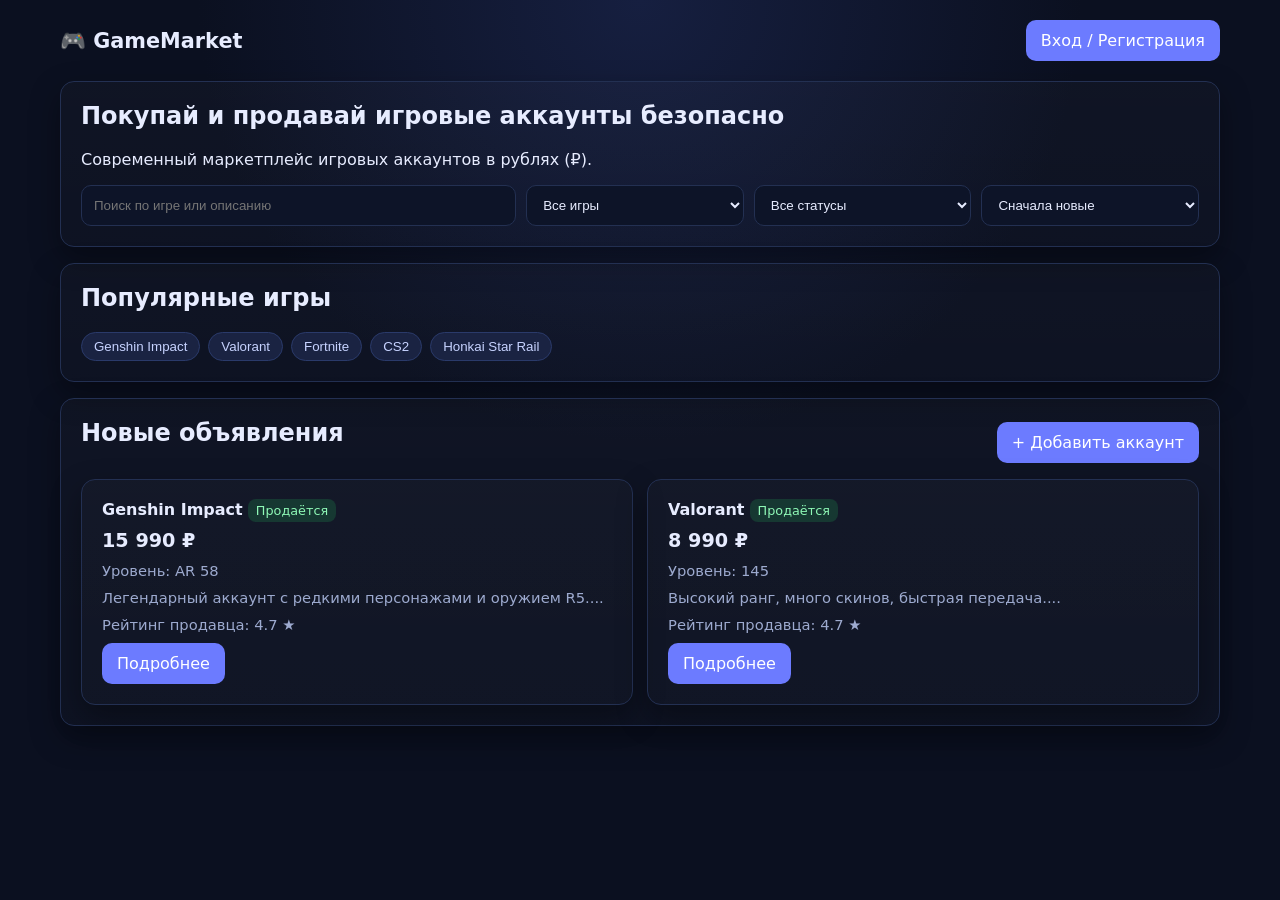
<file: index.html>
<!DOCTYPE html>
<html lang="ru">
<head>
  <meta charset="UTF-8" />
  <meta name="viewport" content="width=device-width, initial-scale=1.0" />
  <title>GameMarket — Маркетплейс игровых аккаунтов</title>
  <link rel="stylesheet" href="style.css" />
</head>
<body data-page="home">
  <header class="topbar container">
    <a class="logo" href="index.html">🎮 GameMarket</a>
    <nav class="nav-actions" id="navActions"></nav>
  </header>

  <main class="container page-grid">
    <section class="hero card">
      <h1>Покупай и продавай игровые аккаунты безопасно</h1>
      <p>Современный маркетплейс игровых аккаунтов в рублях (₽).</p>
      <div class="search-row">
        <input id="searchInput" type="search" placeholder="Поиск по игре или описанию" />
        <select id="gameFilter"></select>
        <select id="statusFilter">
          <option value="all">Все статусы</option>
          <option value="active">Продаётся</option>
          <option value="sold">Продан</option>
        </select>
        <select id="sortFilter">
          <option value="new">Сначала новые</option>
          <option value="priceAsc">Цена: по возрастанию</option>
          <option value="priceDesc">Цена: по убыванию</option>
        </select>
      </div>
    </section>

    <section class="card">
      <h2>Популярные игры</h2>
      <div id="popularGames" class="tag-list"></div>
    </section>

    <section class="card full-width">
      <div class="section-title-row">
        <h2>Новые объявления</h2>
        <a class="btn btn-primary" href="add-account.html">+ Добавить аккаунт</a>
      </div>
      <div id="listingsContainer" class="listing-grid"></div>
    </section>
  </main>

  <script src="script.js"></script>
</body>
</html>
</file>
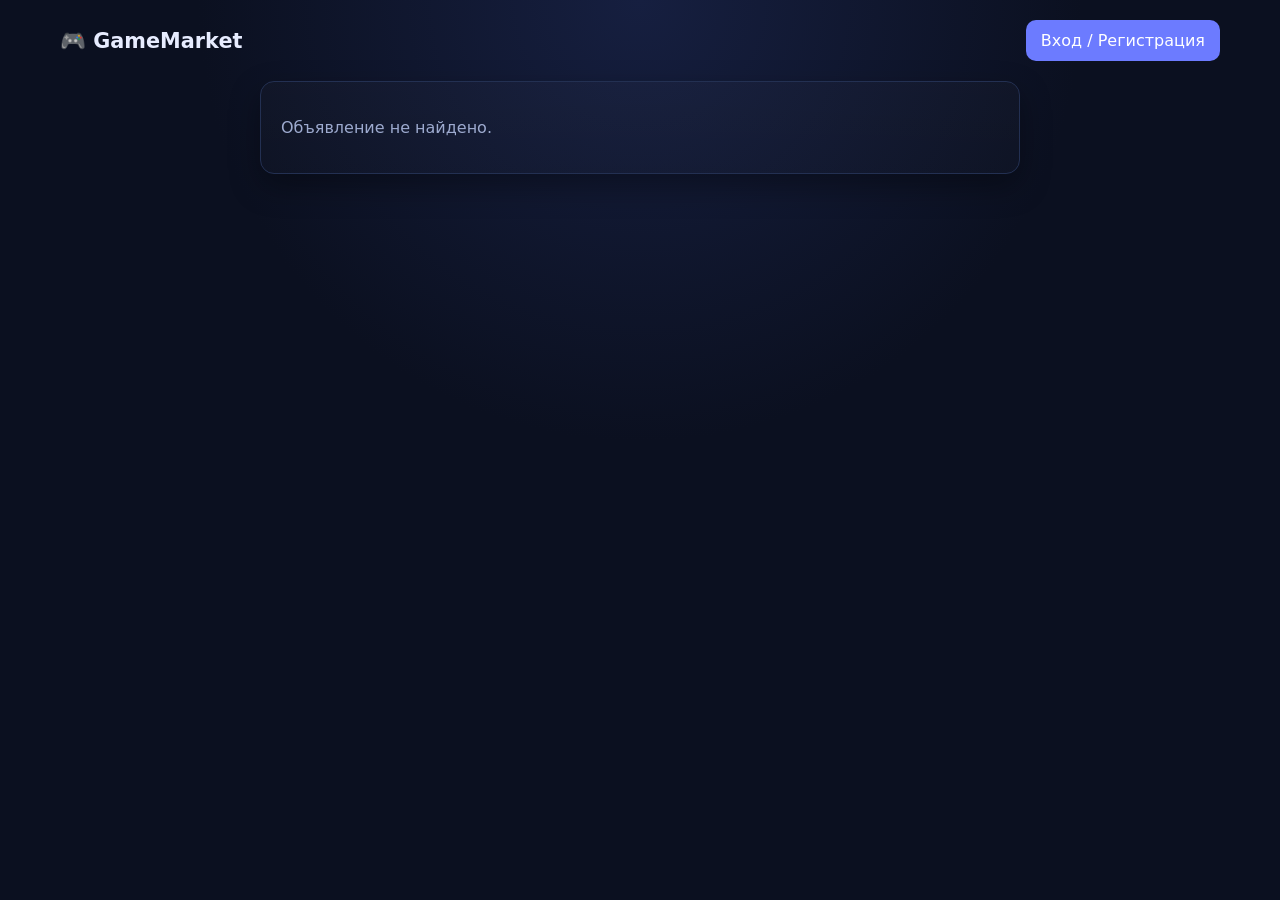
<file: account.html>
<!DOCTYPE html>
<html lang="ru">
<head>
  <meta charset="UTF-8" />
  <meta name="viewport" content="width=device-width, initial-scale=1.0" />
  <title>GameMarket — Объявление</title>
  <link rel="stylesheet" href="style.css" />
</head>
<body data-page="account">
  <header class="topbar container">
    <a class="logo" href="index.html">🎮 GameMarket</a>
    <nav class="nav-actions" id="navActions"></nav>
  </header>

  <main class="container narrow">
    <section class="card" id="accountContainer"></section>
  </main>

  <script src="script.js"></script>
</body>
</html>
</file>
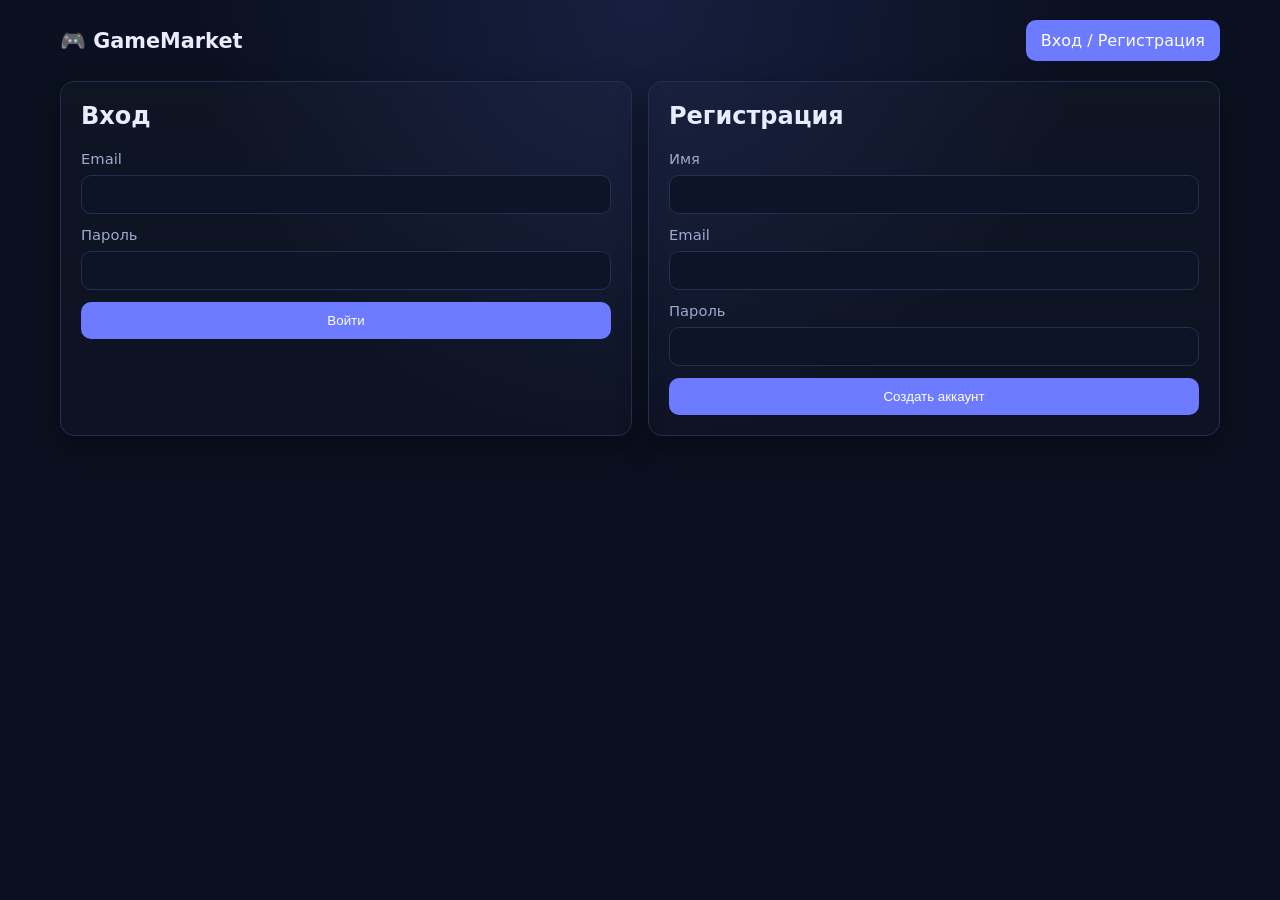
<file: add-account.html>
<!DOCTYPE html>
<html lang="ru">
<head>
  <meta charset="UTF-8" />
  <meta name="viewport" content="width=device-width, initial-scale=1.0" />
  <title>GameMarket — Добавить аккаунт</title>
  <link rel="stylesheet" href="style.css" />
</head>
<body data-page="add">
  <header class="topbar container">
    <a class="logo" href="index.html">🎮 GameMarket</a>
    <nav class="nav-actions" id="navActions"></nav>
  </header>

  <main class="container narrow">
    <section class="card">
      <h2 id="formTitle">Добавление аккаунта на продажу</h2>
      <form id="listingForm" class="form-grid">
        <label>Игра
          <select name="game" id="gameSelect" required></select>
        </label>
        <label>Уровень аккаунта
          <input type="text" name="level" required />
        </label>
        <label>Персонажи / скины
          <input type="text" name="characters" required />
        </label>
        <label>Смена почты
          <select name="canChangeEmail" required>
            <option value="true">Да</option>
            <option value="false">Нет</option>
          </select>
        </label>
        <label>Описание
          <textarea name="description" rows="5" required></textarea>
        </label>
        <label>Цена (₽)
          <input type="number" name="price" min="1" required />
        </label>
        <button class="btn btn-primary" type="submit">Опубликовать</button>
      </form>
    </section>
  </main>

  <script src="script.js"></script>
</body>
</html>
</file>
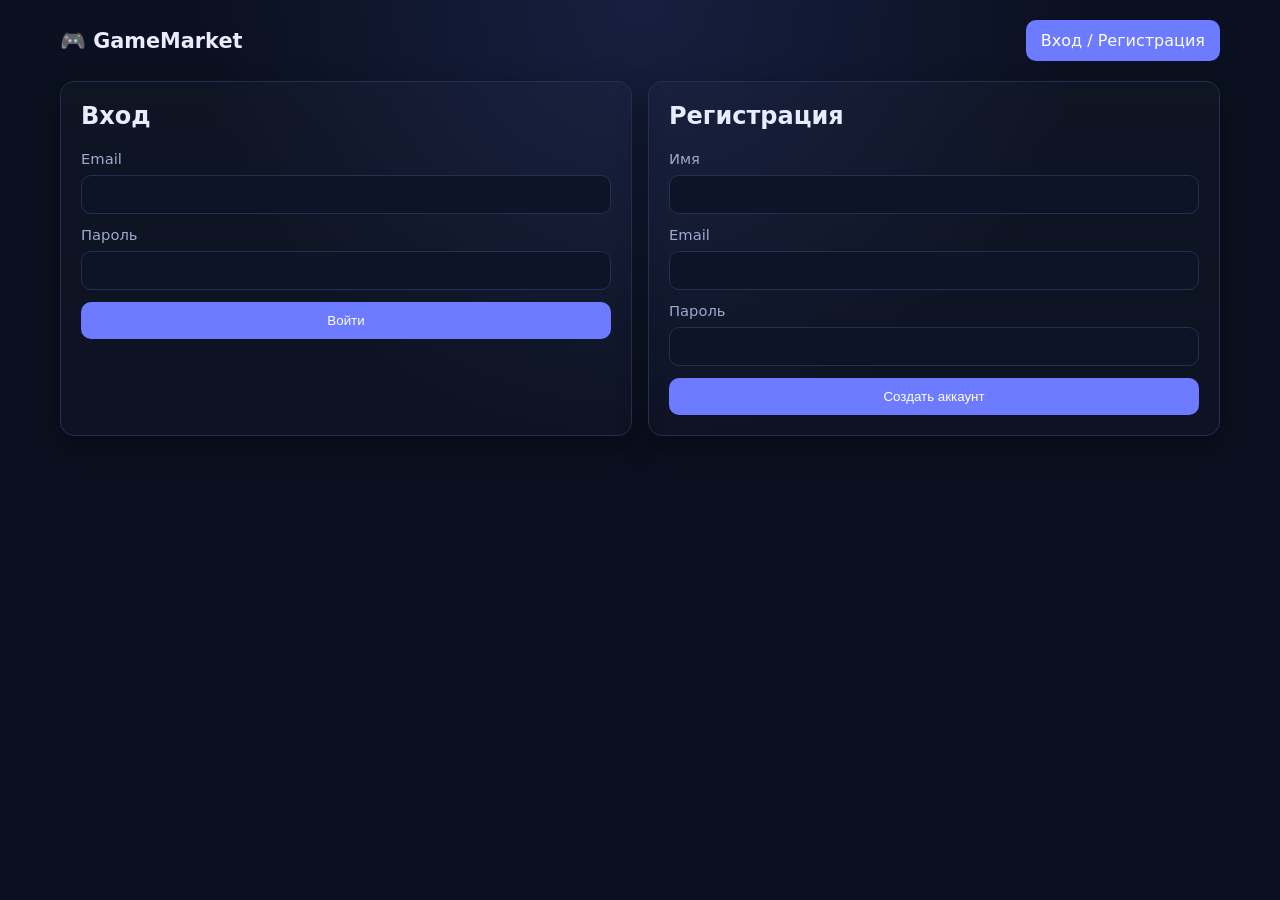
<file: login.html>
<!DOCTYPE html>
<html lang="ru">
<head>
  <meta charset="UTF-8" />
  <meta name="viewport" content="width=device-width, initial-scale=1.0" />
  <title>GameMarket — Вход и регистрация</title>
  <link rel="stylesheet" href="style.css" />
</head>
<body data-page="login">
  <header class="topbar container">
    <a class="logo" href="index.html">🎮 GameMarket</a>
    <nav class="nav-actions" id="navActions"></nav>
  </header>

  <main class="container auth-layout">
    <section class="card auth-card">
      <h2>Вход</h2>
      <form id="loginForm" class="form-grid">
        <label>Email
          <input type="email" name="email" required />
        </label>
        <label>Пароль
          <input type="password" name="password" required />
        </label>
        <button class="btn btn-primary" type="submit">Войти</button>
      </form>
    </section>

    <section class="card auth-card">
      <h2>Регистрация</h2>
      <form id="registerForm" class="form-grid">
        <label>Имя
          <input type="text" name="name" minlength="2" required />
        </label>
        <label>Email
          <input type="email" name="email" required />
        </label>
        <label>Пароль
          <input type="password" name="password" minlength="6" required />
        </label>
        <button class="btn btn-primary" type="submit">Создать аккаунт</button>
      </form>
    </section>
  </main>

  <script src="script.js"></script>
</body>
</html>
</file>
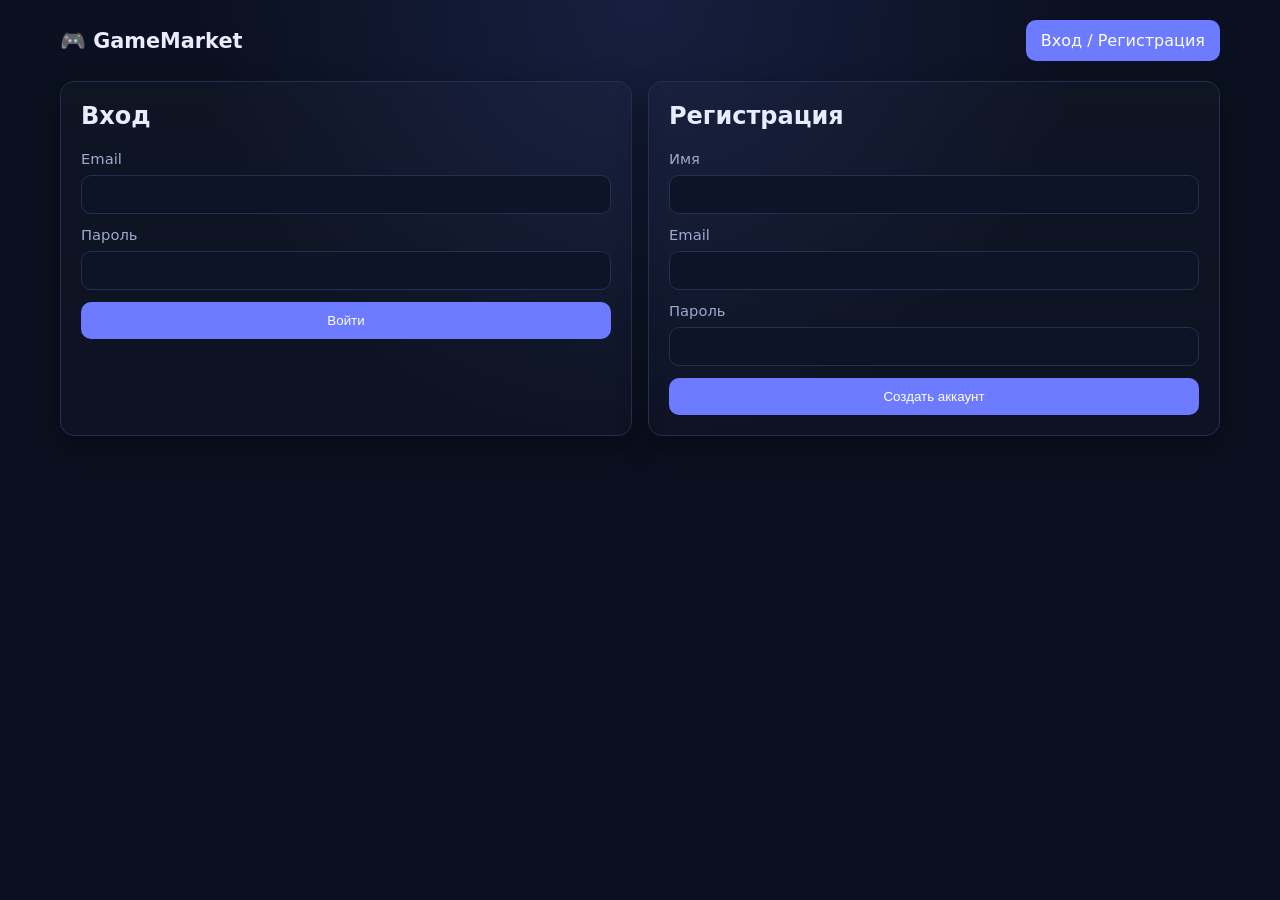
<file: profile.html>
<!DOCTYPE html>
<html lang="ru">
<head>
  <meta charset="UTF-8" />
  <meta name="viewport" content="width=device-width, initial-scale=1.0" />
  <title>GameMarket — Профиль</title>
  <link rel="stylesheet" href="style.css" />
</head>
<body data-page="profile">
  <header class="topbar container">
    <a class="logo" href="index.html">🎮 GameMarket</a>
    <nav class="nav-actions" id="navActions"></nav>
  </header>

  <main class="container profile-layout">
    <section class="card">
      <h2>Профиль</h2>
      <div id="profileInfo"></div>
      <a href="add-account.html" class="btn btn-primary mt-12">+ Новое объявление</a>
    </section>

    <section class="card">
      <h2>Уведомления</h2>
      <ul id="notificationsList" class="list"></ul>
    </section>

    <section class="card full-width">
      <h2>Мои объявления</h2>
      <div id="myListings" class="listing-grid"></div>
    </section>

    <section class="card">
      <h2>Мои продажи</h2>
      <ul id="salesList" class="list"></ul>
    </section>

    <section class="card">
      <h2>Отзывы</h2>
      <ul id="reviewsList" class="list"></ul>
    </section>
  </main>

  <script src="script.js"></script>
</body>
</html>
</file>
<file: style.css>
:root {
  --bg: #0b1020;
  --bg-soft: #141b34;
  --card: #11182b;
  --border: #233052;
  --text: #e7ecff;
  --muted: #9daacf;
  --primary: #6c7bff;
  --primary-hover: #5968ef;
  --success: #22c55e;
  --danger: #ef4444;
  --warning: #f59e0b;
  --radius: 14px;
  --shadow: 0 12px 30px rgba(0, 0, 0, 0.35);
}

* { box-sizing: border-box; }
body {
  margin: 0;
  font-family: Inter, system-ui, -apple-system, Segoe UI, Roboto, Arial, sans-serif;
  background: radial-gradient(circle at top, #161f40, var(--bg) 40%);
  color: var(--text);
  min-height: 100vh;
}

.container { width: min(1160px, 92vw); margin: 0 auto; }
.topbar {
  display: flex;
  justify-content: space-between;
  align-items: center;
  padding: 20px 0;
}
.logo { color: var(--text); text-decoration: none; font-weight: 800; font-size: 1.3rem; }
.nav-actions { display: flex; gap: 10px; flex-wrap: wrap; }

.card {
  background: linear-gradient(180deg, rgba(255,255,255,0.02), rgba(255,255,255,0.01));
  border: 1px solid var(--border);
  border-radius: var(--radius);
  padding: 20px;
  box-shadow: var(--shadow);
}

.page-grid, .profile-layout {
  display: grid;
  gap: 16px;
}
.page-grid { grid-template-columns: 1fr; }
.full-width { grid-column: 1 / -1; }
.narrow { width: min(760px, 92vw); }
.auth-layout { display: grid; grid-template-columns: repeat(auto-fit, minmax(290px, 1fr)); gap: 16px; }
.auth-card h2, h1, h2 { margin-top: 0; }

.search-row {
  display: grid;
  grid-template-columns: 2fr repeat(3, 1fr);
  gap: 10px;
  margin-top: 14px;
}
input, textarea, select {
  width: 100%;
  padding: 11px 12px;
  background: #0d1428;
  border: 1px solid var(--border);
  color: var(--text);
  border-radius: 10px;
}
textarea { resize: vertical; }
label { display: grid; gap: 8px; color: var(--muted); font-size: 0.92rem; }
.form-grid { display: grid; gap: 12px; }

.btn {
  border: 1px solid transparent;
  border-radius: 10px;
  padding: 10px 14px;
  text-decoration: none;
  color: white;
  cursor: pointer;
  display: inline-flex;
  align-items: center;
  justify-content: center;
  transition: .2s ease;
}
.btn:hover { transform: translateY(-1px); }
.btn-primary { background: var(--primary); }
.btn-primary:hover { background: var(--primary-hover); }
.btn-ghost { border-color: var(--border); background: transparent; }
.btn-danger { background: var(--danger); }
.btn-success { background: var(--success); }

.tag-list { display: flex; gap: 8px; flex-wrap: wrap; }
.tag { background: #1a2342; border: 1px solid #2a3a6a; color: #c7d3ff; padding: 6px 12px; border-radius: 999px; cursor: pointer; }

.listing-grid { display: grid; grid-template-columns: repeat(auto-fit, minmax(260px, 1fr)); gap: 14px; }
.listing-card { display: grid; gap: 10px; }
.meta { color: var(--muted); font-size: 0.92rem; }
.price { font-weight: 800; font-size: 1.2rem; }
.status { padding: 4px 8px; border-radius: 8px; font-size: .8rem; }
.status-active { background: rgba(34,197,94,.18); color: #8ef8b6; }
.status-sold { background: rgba(245,158,11,.2); color: #f6cc7a; }

.section-title-row { display: flex; justify-content: space-between; align-items: center; gap: 12px; margin-bottom: 12px; }
.list { margin: 0; padding-left: 18px; color: var(--muted); display: grid; gap: 6px; }
.mt-12 { margin-top: 12px; }
.empty { color: var(--muted); }
.stars { color: #ffd166; letter-spacing: 2px; }

@media (max-width: 880px) {
  .search-row { grid-template-columns: 1fr; }
}
</file>
